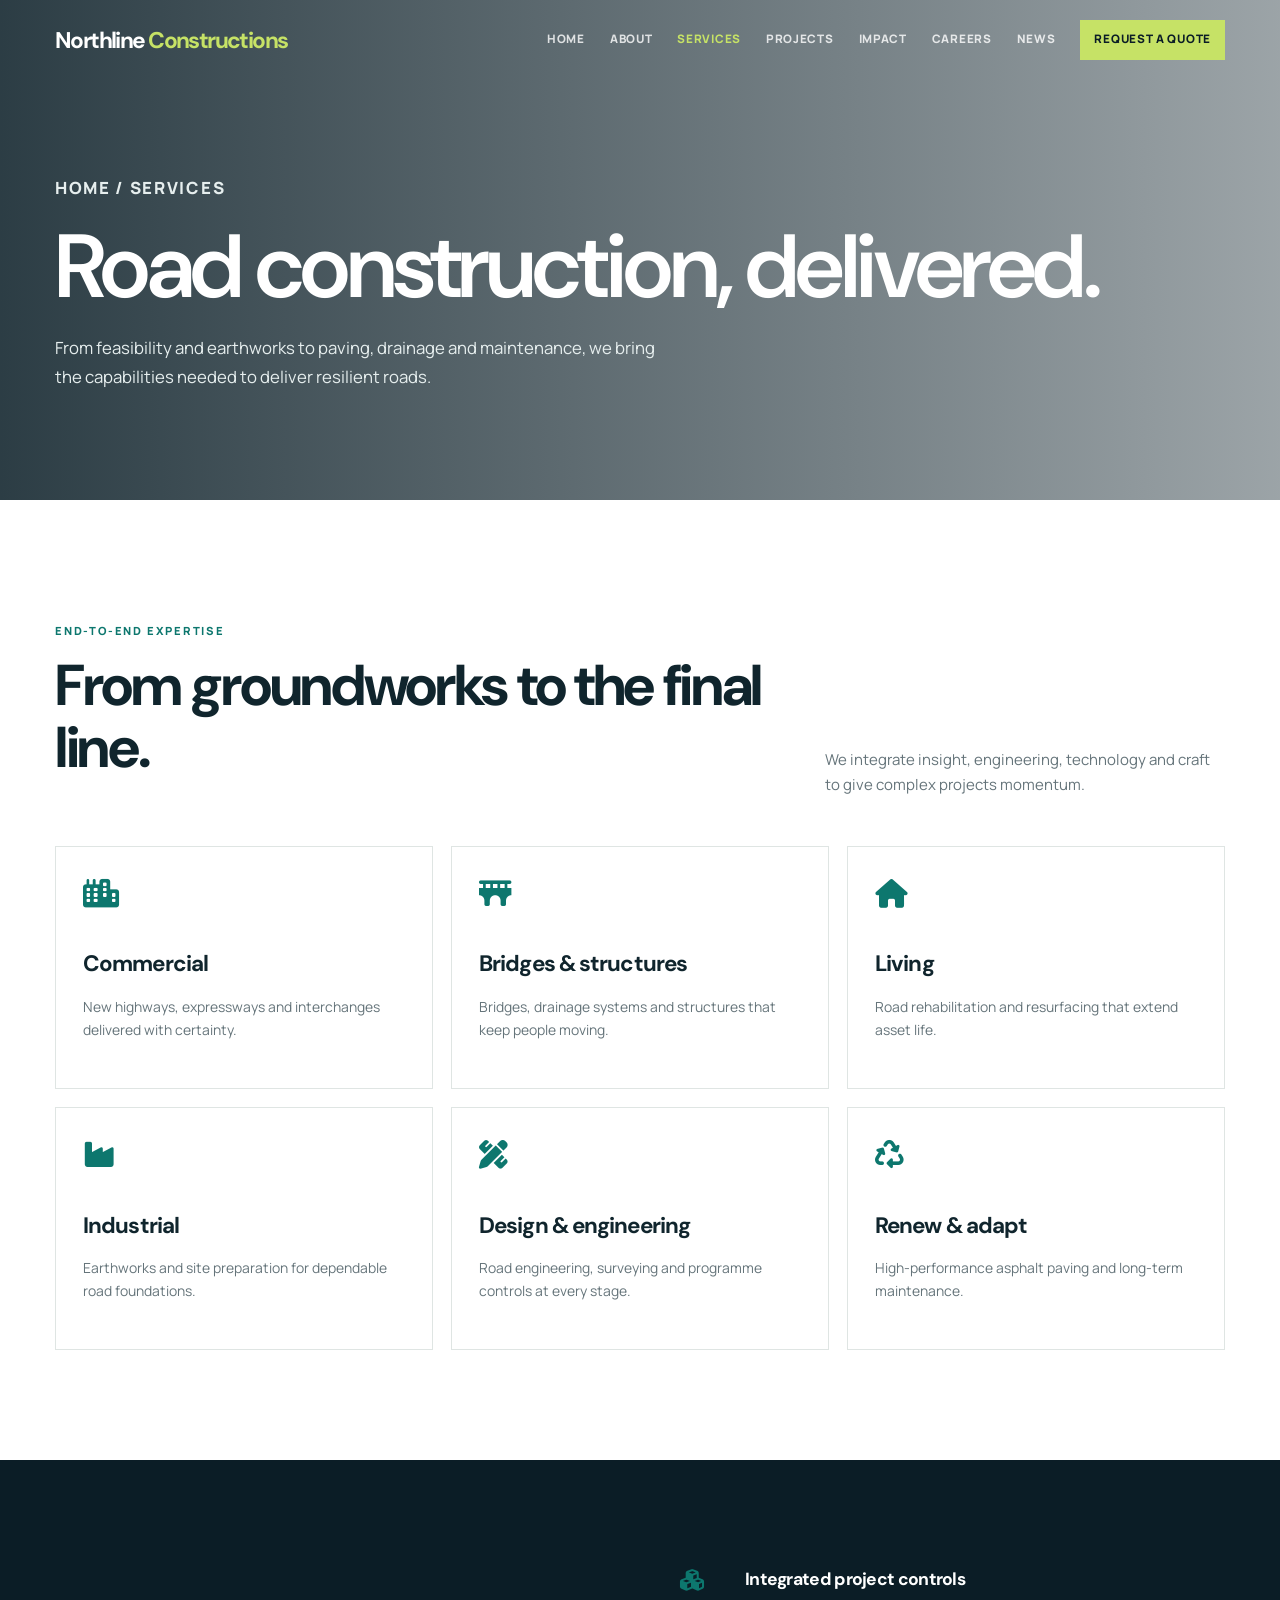
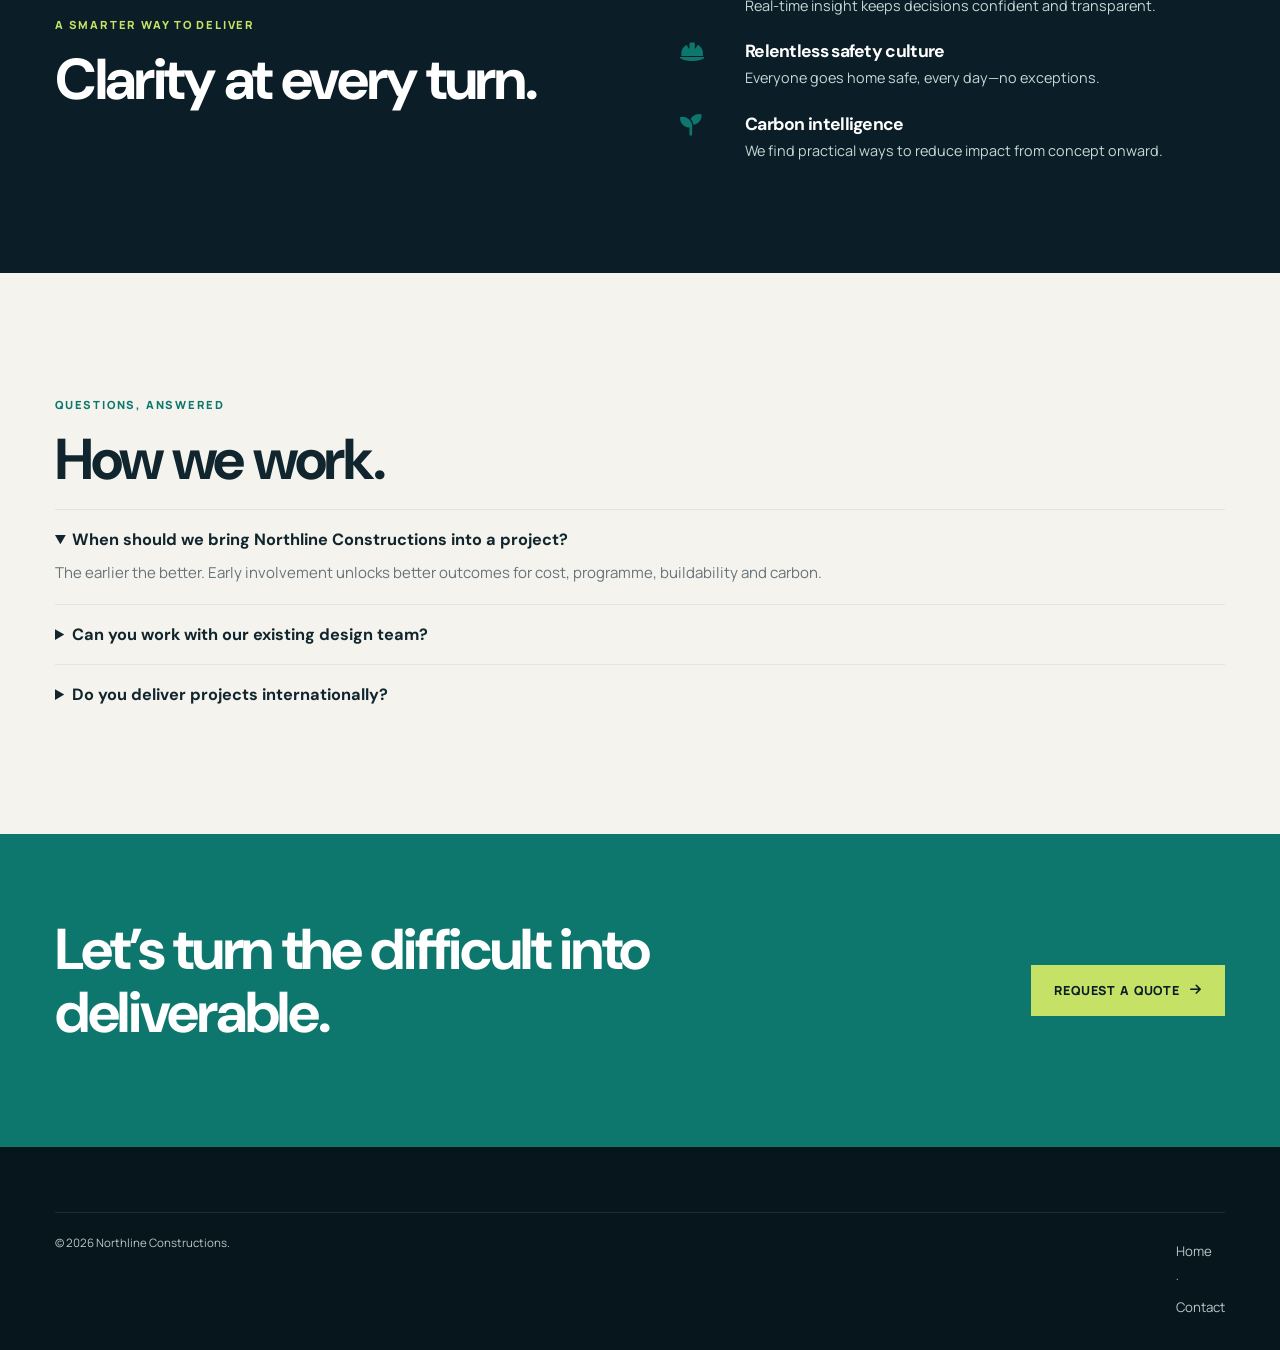
<file: services.html>
<!doctype html><html lang="en"><head><meta charset="utf-8"><meta name="viewport" content="width=device-width,initial-scale=1"><title>Services | Northline Constructions</title><link href="https://fonts.googleapis.com/css2?family=DM+Sans:wght@500;600;700&family=Manrope:wght@400;500;600;700;800&display=swap" rel="stylesheet"><link href="https://cdnjs.cloudflare.com/ajax/libs/font-awesome/6.5.2/css/all.min.css" rel="stylesheet"><link rel="stylesheet" href="css/style.css"><link rel="stylesheet" href="css/responsive.css"></head><body><nav class="site-nav"><div class="container nav-inner"><a class="brand" href="index.html">Nova<span>Build</span></a><button class="menu-toggle"><i class="fa-solid fa-bars"></i></button><div class="nav-links"><a href="index.html">Home</a><a href="about.html">About</a><a class="active" href="services.html">Services</a><a href="projects.html">Projects</a><a href="sustainability.html">Impact</a><a href="careers.html">Careers</a><a href="news.html">News</a><a class="nav-cta" href="contact.html">Request a quote</a></div></div></nav><header class="page-hero" style="--hero-image:url('https://images.unsplash.com/photo-1503387762-592deb58ef4e?auto=format&fit=crop&w=1900&q=85')"><div class="container"><p class="breadcrumb">Home / Services</p><h1>Road construction, delivered.</h1><p>From first survey to final line marking, one committed road delivery partner.</p></div></header><main><section><div class="container"><div class="section-head"><div><p class="eyebrow">End-to-end expertise</p><h2>From groundworks to<br>lasting performance.</h2></div><div>We integrate insight, engineering, technology and craft to give complex projects momentum.</div></div><div class="services-grid"><article class="service-card"><i class="fa-solid fa-city"></i><h3>Commercial</h3><p>New highways, expressways and interchanges delivered with certainty.</p></article><article class="service-card"><i class="fa-solid fa-bridge"></i><h3>Bridges & structures</h3><p>Bridges, drainage systems and structures that keep people moving.</p></article><article class="service-card"><i class="fa-solid fa-house"></i><h3>Living</h3><p>Road rehabilitation and resurfacing that extend asset life.</p></article><article class="service-card"><i class="fa-solid fa-industry"></i><h3>Industrial</h3><p>Earthworks and site preparation for dependable road foundations.</p></article><article class="service-card"><i class="fa-solid fa-pen-ruler"></i><h3>Design & engineering</h3><p>Road engineering, surveying and programme controls at every stage.</p></article><article class="service-card"><i class="fa-solid fa-recycle"></i><h3>Renew & adapt</h3><p>High-performance asphalt paving and long-term maintenance.</p></article></div></div></section><section class="dark"><div class="container split"><div><p class="eyebrow">A smarter way to deliver</p><h2>Clarity at every turn.</h2></div><div class="feature-list"><div class="feature"><i class="fa-solid fa-cubes"></i><div><h3>Integrated project controls</h3><p style="color:#c8d7d5">Real-time insight keeps decisions confident and transparent.</p></div></div><div class="feature"><i class="fa-solid fa-hard-hat"></i><div><h3>Relentless safety culture</h3><p style="color:#c8d7d5">Everyone goes home safe, every day—no exceptions.</p></div></div><div class="feature"><i class="fa-solid fa-seedling"></i><div><h3>Carbon intelligence</h3><p style="color:#c8d7d5">We find practical ways to reduce impact from concept onward.</p></div></div></div></div></section><section class="soft"><div class="container"><p class="eyebrow">Questions, answered</p><h2>How we work.</h2><div class="faq mt-5"><details open><summary>When should we bring Northline Constructions into a project?</summary><p>The earlier the better. Early involvement unlocks better outcomes for cost, programme, buildability and carbon.</p></details><details><summary>Can you work with our existing design team?</summary><p>Absolutely. We are set up to complement expert teams and make collaborative delivery easy.</p></details><details><summary>Do you deliver projects internationally?</summary><p>Yes. Our regional teams combine global experience with local knowledge and partnerships.</p></details></div></div></section></main><section class="cta"><div class="container"><h2>Let’s turn the difficult into deliverable.</h2><a class="btn-nova" href="contact.html">Request a quote <i class="fa-solid fa-arrow-right"></i></a></div></section><footer class="footer"><div class="container"><div class="footer-bottom"><span>© 2026 Northline Constructions.</span><span><a href="index.html">Home</a> · <a href="contact.html">Contact</a></span></div></div></footer><script src="js/navigation.js"></script><script src="js/app.js"></script></body></html>
</file>
<file: css/style.css>
/* Northline Constructions — shared design system */
:root{--ink:#10252d;--navy:#0b1d26;--teal:#0d776e;--lime:#c6e266;--sand:#f5f3ed;--muted:#65747a;--line:#dfe5e3;--white:#fff;--display:'DM Sans',sans-serif;--body:'Manrope',sans-serif}*{box-sizing:border-box}html{scroll-behavior:smooth}body{margin:0;font:400 15px/1.7 var(--body);color:var(--ink);background:#fff}h1,h2,h3,h4{font-family:var(--display);line-height:1.08;letter-spacing:-.04em;margin:0 0 18px}h1{font-size:clamp(3rem,7vw,6.6rem);font-weight:600}h2{font-size:clamp(2.25rem,4.5vw,4.2rem)}h3{font-size:1.4rem}a{text-decoration:none;color:inherit}img{max-width:100%;display:block}.container{width:min(1170px,calc(100% - 48px));margin:auto}.eyebrow{color:var(--teal);font-size:.7rem;letter-spacing:.16em;text-transform:uppercase;font-weight:800;margin-bottom:15px}.btn-nova{display:inline-flex;gap:10px;align-items:center;background:var(--lime);padding:15px 23px;color:var(--navy);font-weight:800;font-size:.78rem;letter-spacing:.07em;text-transform:uppercase;border:0;transition:.25s}.btn-nova:hover{background:#d9ef8b;color:var(--navy);transform:translateY(-2px)}.btn-outline-nova{display:inline-flex;gap:10px;align-items:center;border:1px solid currentColor;padding:14px 22px;font-weight:800;font-size:.78rem;letter-spacing:.07em;text-transform:uppercase;transition:.25s}.btn-outline-nova:hover{background:#fff;color:var(--navy)}
/* navigation */.site-nav{position:fixed;inset:0 0 auto;z-index:50;color:#fff;padding:20px 0;transition:.3s}.site-nav.scrolled{background:rgba(11,29,38,.95);padding:12px 0;box-shadow:0 4px 22px #0002}.nav-inner{display:flex;justify-content:space-between;align-items:center}.brand{font:700 1.42rem var(--display);letter-spacing:-.07em}.brand span{color:var(--lime)}.nav-links{display:flex;align-items:center;gap:25px;font-size:.73rem;font-weight:800;letter-spacing:.06em;text-transform:uppercase}.nav-links a{opacity:.8}.nav-links a:hover,.nav-links a.active{opacity:1;color:var(--lime)}.menu-toggle{display:none;background:transparent;border:0;color:#fff;font-size:1.4rem}.nav-cta{padding:10px 14px!important;background:var(--lime);color:var(--navy)!important;opacity:1!important}
/* hero */.hero{min-height:780px;min-height:100svh;display:flex;align-items:end;position:relative;color:#fff;overflow:hidden;background:linear-gradient(90deg,#071b24d9,#071b2466),url('https://images.unsplash.com/photo-1541888946425-d81bb19240f5?auto=format&fit=crop&w=2200&q=85') center/cover}.hero-content{padding:160px 0 95px;max-width:900px;position:relative;z-index:1}.hero p{max-width:600px;font-size:1.08rem;color:#e8eeee;margin:0 0 30px}.hero-actions{display:flex;gap:13px;flex-wrap:wrap}.hero-note{position:absolute;right:5%;bottom:35px;writing-mode:vertical-rl;font-size:.66rem;letter-spacing:.13em;text-transform:uppercase;color:#fff9}.hero-stat{margin-top:68px;display:flex;gap:45px}.hero-stat strong{display:block;font:600 2.4rem var(--display);color:var(--lime);letter-spacing:-.06em}.hero-stat span{font-size:.68rem;letter-spacing:.1em;text-transform:uppercase;color:#dde7e8}.page-hero{min-height:500px;display:flex;align-items:end;padding:135px 0 70px;color:#fff;background:linear-gradient(90deg,#071b24d9,#071b2466),var(--hero-image) center/cover}.page-hero p{max-width:620px;font-size:1.05rem;color:#e6eeee}
section{padding:110px 0}.section-head{display:flex;justify-content:space-between;gap:30px;align-items:end;margin-bottom:48px}.section-head>div:last-child{max-width:400px;color:var(--muted)}.soft{background:var(--sand)}.dark{background:var(--navy);color:#fff}.dark .eyebrow{color:var(--lime)}.text-muted-nova{color:var(--muted)}
/* components */.split{display:grid;grid-template-columns:1fr 1fr;gap:80px;align-items:center}.image-frame{position:relative}.image-frame img{width:100%;height:550px;object-fit:cover}.image-tag{position:absolute;right:-20px;bottom:30px;background:var(--lime);padding:25px;width:200px;color:var(--navy)}.image-tag strong{font:600 2.8rem var(--display);display:block;letter-spacing:-.08em}.services-grid,.news-grid{display:grid;grid-template-columns:repeat(3,1fr);gap:18px}.service-card{padding:32px 27px;background:#fff;border:1px solid var(--line);transition:.3s}.service-card:hover{background:var(--teal);color:#fff;transform:translateY(-7px);border-color:var(--teal)}.service-card i{font-size:1.8rem;color:var(--teal);margin-bottom:45px}.service-card:hover i{color:var(--lime)}.service-card p{color:var(--muted);font-size:.87rem}.service-card:hover p{color:#e8f3f1}.arrow-link{font-weight:800;font-size:.74rem;letter-spacing:.08em;text-transform:uppercase}.project-grid{display:grid;grid-template-columns:repeat(12,1fr);gap:18px}.project{grid-column:span 4;min-height:390px;position:relative;overflow:hidden;color:#fff;background:#123}.project.wide{grid-column:span 8}.project img{width:100%;height:100%;object-fit:cover;position:absolute;inset:0;transition:.5s}.project:hover img{transform:scale(1.06)}.project:after{content:'';position:absolute;inset:0;background:linear-gradient(transparent 30%,#071b24db)}.project-info{position:absolute;z-index:1;bottom:25px;left:25px}.project-info small{font-size:.65rem;text-transform:uppercase;letter-spacing:.13em;color:var(--lime);font-weight:800}.project-info h3{margin:5px 0 0}.stats{display:grid;grid-template-columns:repeat(4,1fr);border-top:1px solid #ffffff36;border-bottom:1px solid #ffffff36}.stat{padding:38px 20px;border-right:1px solid #ffffff36}.stat:last-child{border:0}.stat strong{font:600 clamp(2.4rem,4vw,4.5rem) var(--display);color:var(--lime);letter-spacing:-.08em;display:block}.stat span{font-size:.7rem;letter-spacing:.1em;text-transform:uppercase;color:#d2e1df}.feature-list{display:grid;gap:24px}.feature{display:grid;grid-template-columns:48px 1fr;gap:17px}.feature i{color:var(--teal);font-size:1.35rem}.feature h3{font-size:1.1rem;margin:0 0 5px}.feature p{margin:0;color:var(--muted);font-size:.9rem}.news-card{background:#fff}.news-card img{height:225px;width:100%;object-fit:cover}.news-card>div{padding:22px}.news-card small{color:var(--teal);font-weight:800;font-size:.68rem;letter-spacing:.1em;text-transform:uppercase}.news-card h3{font-size:1.3rem;margin:10px 0}.cta{padding:85px 0;background:var(--teal);color:#fff}.cta .container{display:flex;justify-content:space-between;align-items:center;gap:30px}.cta h2{max-width:650px}.footer{background:#07151c;color:#b9c8c8;padding:65px 0 25px}.footer-top{display:grid;grid-template-columns:2fr repeat(3,1fr);gap:35px;padding-bottom:45px}.footer .brand{color:#fff;display:inline-block;margin-bottom:16px}.footer h4{color:#fff;font-size:.9rem;letter-spacing:0;margin:0 0 18px}.footer a{display:block;font-size:.83rem;margin:7px 0}.footer-bottom{border-top:1px solid #ffffff19;padding-top:20px;font-size:.72rem;display:flex;justify-content:space-between}
/* inner pages */.breadcrumb{font-size:.7rem;letter-spacing:.1em;text-transform:uppercase;color:var(--lime);font-weight:800}.timeline{border-left:1px solid var(--line);margin-left:10px;padding-left:38px}.timeline-item{position:relative;padding:0 0 34px}.timeline-item:before{content:'';position:absolute;width:13px;height:13px;border-radius:50%;background:var(--teal);left:-45px;top:5px}.timeline small{color:var(--teal);font-weight:800}.team-grid{display:grid;grid-template-columns:repeat(4,1fr);gap:18px}.team img{height:290px;width:100%;object-fit:cover;filter:grayscale(100%)}.team h3{font-size:1.12rem;margin:15px 0 2px}.team p{font-size:.76rem;color:var(--teal);font-weight:700;text-transform:uppercase;letter-spacing:.08em}.pill{display:inline-block;background:#e8f1ee;color:var(--teal);padding:5px 9px;font-size:.65rem;font-weight:800;text-transform:uppercase;letter-spacing:.08em}.filter-bar{display:flex;gap:9px;flex-wrap:wrap;margin-bottom:28px}.filter-btn{border:1px solid var(--line);background:#fff;padding:9px 15px;font:800 .68rem var(--body);letter-spacing:.07em;text-transform:uppercase}.filter-btn.active,.filter-btn:hover{background:var(--teal);border-color:var(--teal);color:#fff}.project.hidden{display:none}.quote{font:500 clamp(1.5rem,2.7vw,2.5rem)/1.25 var(--display);letter-spacing:-.035em;max-width:800px}.faq details{border-top:1px solid var(--line);padding:19px 0}.faq summary{font:700 1.02rem var(--display);cursor:pointer}.faq p{color:var(--muted);padding:10px 0 0;margin:0}.form-control,.form-select{border-radius:0;border:1px solid var(--line);padding:13px 14px;font:inherit}.form-control:focus,.form-select:focus{border-color:var(--teal);box-shadow:none}.contact-card{padding:28px;background:var(--sand)}.contact-card i{color:var(--teal);font-size:1.3rem}.map{height:380px;background:linear-gradient(#0d776e22,#0d776e22),url('https://images.unsplash.com/photo-1569336415962-a4bd9f69cd83?auto=format&fit=crop&w=1600&q=80') center/cover}.award{padding:25px;border:1px solid var(--line);text-align:center}.award i{font-size:2rem;color:var(--teal);margin-bottom:15px}
</file>
<file: css/responsive.css>
@media(max-width:900px){.nav-links{display:none;position:absolute;top:100%;left:0;right:0;background:var(--navy);padding:20px 24px;flex-direction:column;align-items:start;gap:16px}.nav-links.open{display:flex}.menu-toggle{display:block}.split{gap:45px}.services-grid{grid-template-columns:repeat(2,1fr)}.team-grid{grid-template-columns:repeat(2,1fr)}.footer-top{grid-template-columns:2fr 1fr 1fr}.project{grid-column:span 6}.project.wide{grid-column:span 6}}@media(max-width:600px){.container{width:min(100% - 32px,1170px)}section{padding:72px 0}.hero-content{padding:130px 0 52px}.hero-stat{gap:20px;margin-top:45px}.hero-stat strong{font-size:1.8rem}.hero-note{display:none}.page-hero{min-height:430px;padding-bottom:48px}.section-head,.cta .container{display:block}.section-head>div:last-child{margin-top:16px}.split{grid-template-columns:1fr;gap:35px}.image-frame img{height:390px}.image-tag{right:0}.services-grid,.news-grid{grid-template-columns:1fr}.stats{grid-template-columns:1fr 1fr}.stat:nth-child(2){border-right:0}.stat{padding:23px 10px}.project,.project.wide{grid-column:span 12;min-height:330px}.team-grid{grid-template-columns:1fr 1fr;gap:12px}.team img{height:210px}.footer-top{grid-template-columns:1fr 1fr}.footer-top>div:first-child{grid-column:span 2}.footer-bottom{display:block}.footer-bottom span:last-child{display:block;margin-top:6px}.cta h2{margin-bottom:23px}}
</file>
